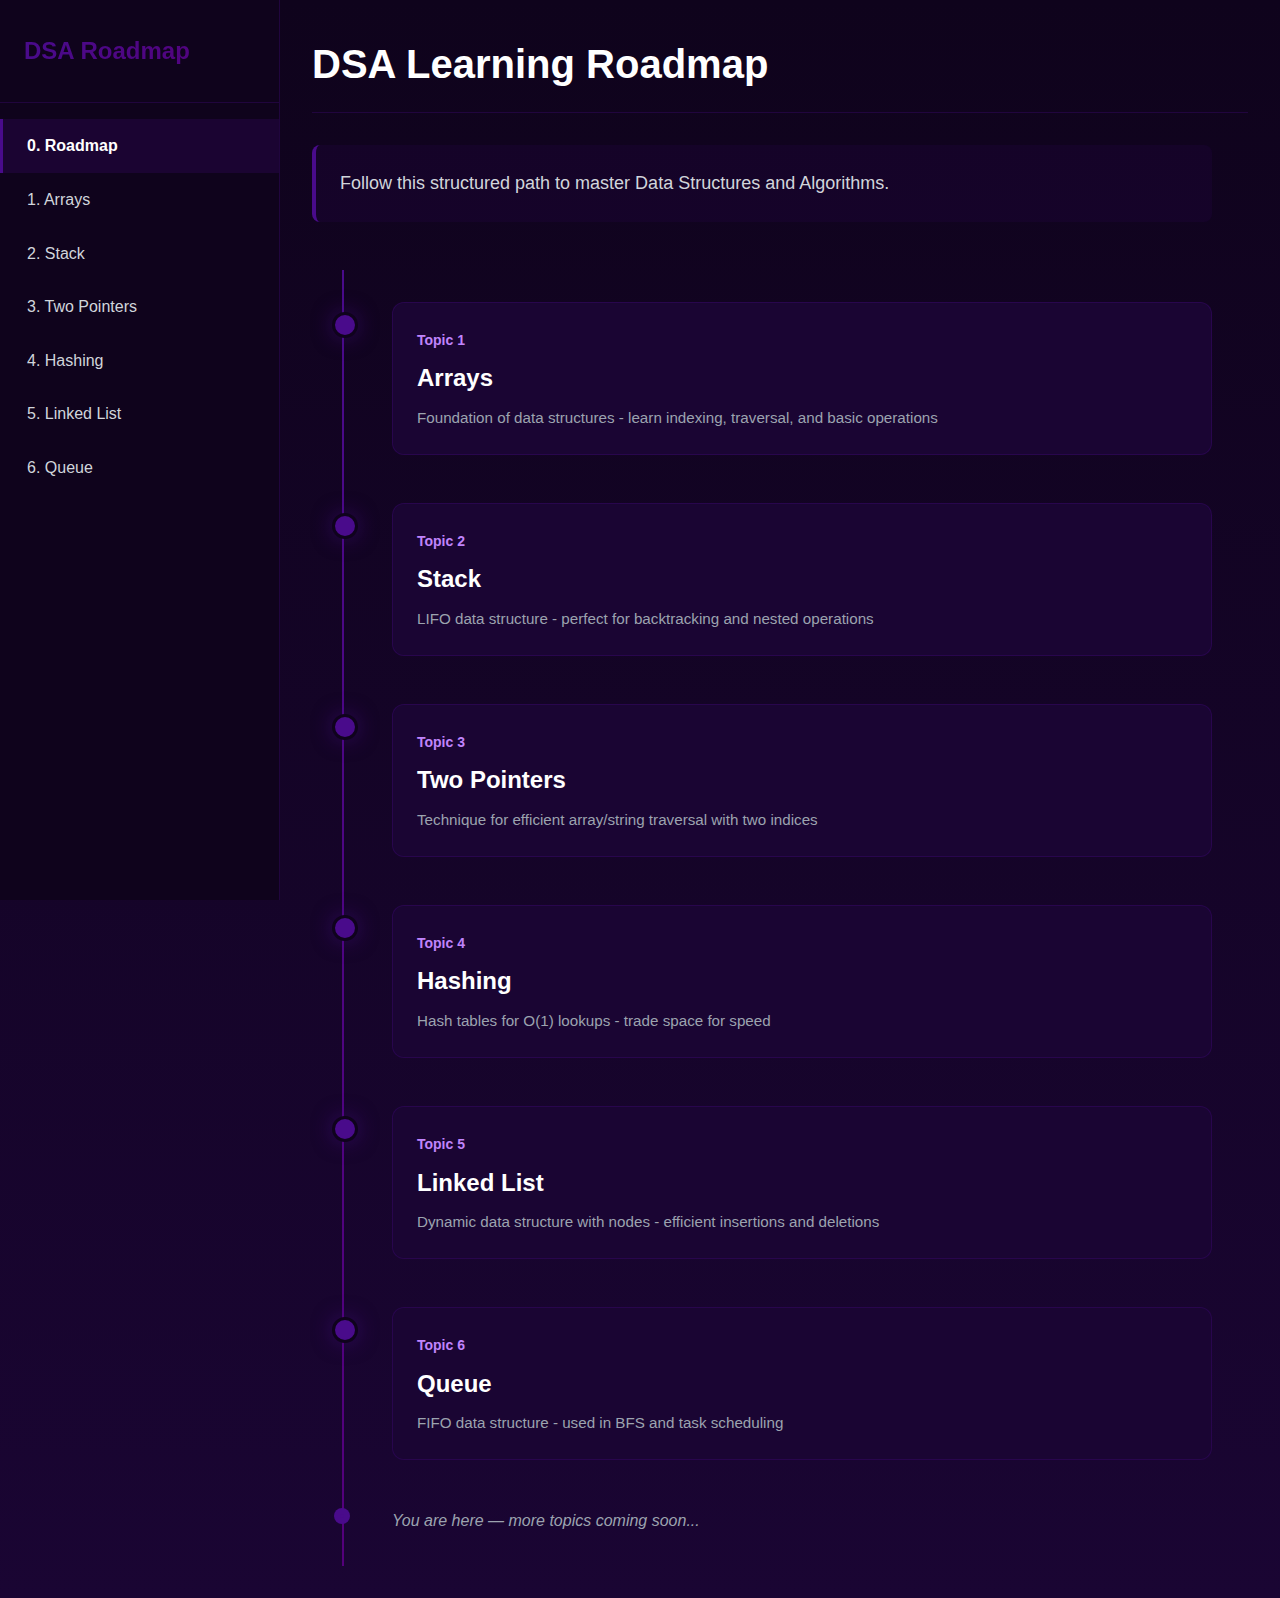
<file: dsa/index.html>
<!DOCTYPE html>
<html lang="en">
<head>
    <meta charset="UTF-8">
    <meta name="viewport" content="width=device-width, initial-scale=1.0">
    <title>DSA Learning Roadmap - Ankit</title>
    <link rel="stylesheet" href="style.css">
</head>
<body>
    <!-- Left Sidebar Navigation (Desktop Only) -->
    <nav class="sidebar" id="sidebar">
        <div class="sidebar-header">
            <h2>DSA Roadmap</h2>
        </div>
        <ul class="nav-list" id="navList">
            <!-- Navigation items will be generated by JavaScript -->
        </ul>
    </nav>

    <!-- Main Content Area -->
    <main class="main-content" id="mainContent">
        <!-- Header -->
        <header class="content-header">
            <h1 id="contentTitle">DSA Learning Roadmap</h1>
        </header>

        <!-- Content Section -->
        <section class="content-section" id="contentSection">
            <!-- Roadmap View (Default) -->
            <div class="roadmap-view" id="roadmapView">
                <div class="roadmap-intro">
                    <p>Follow this structured path to master Data Structures and Algorithms.</p>
                </div>
                
                <!-- Roadmap Container -->
                <div class="roadmap-container" id="roadmapContainer">
                    <!-- Roadmap items will be generated by JavaScript -->
                </div>
            </div>

            <!-- Topic Documentation View (Hidden by default) -->
            <div class="topic-view" id="topicView" style="display: none;">
                <div class="topic-content" id="topicContent">
                    <!-- Topic documentation will be loaded here -->
                </div>
            </div>
        </section>

        <!-- Mobile Navigation (Shows after content on mobile) -->
        <nav class="mobile-nav" id="mobileNav">
            <h3>Navigation</h3>
            <ul class="mobile-nav-list" id="mobileNavList">
                <!-- Same items as sidebar, generated by JavaScript -->
            </ul>
        </nav>
    </main>

    <script src="script.js"></script>
</body>
</html>
</file>
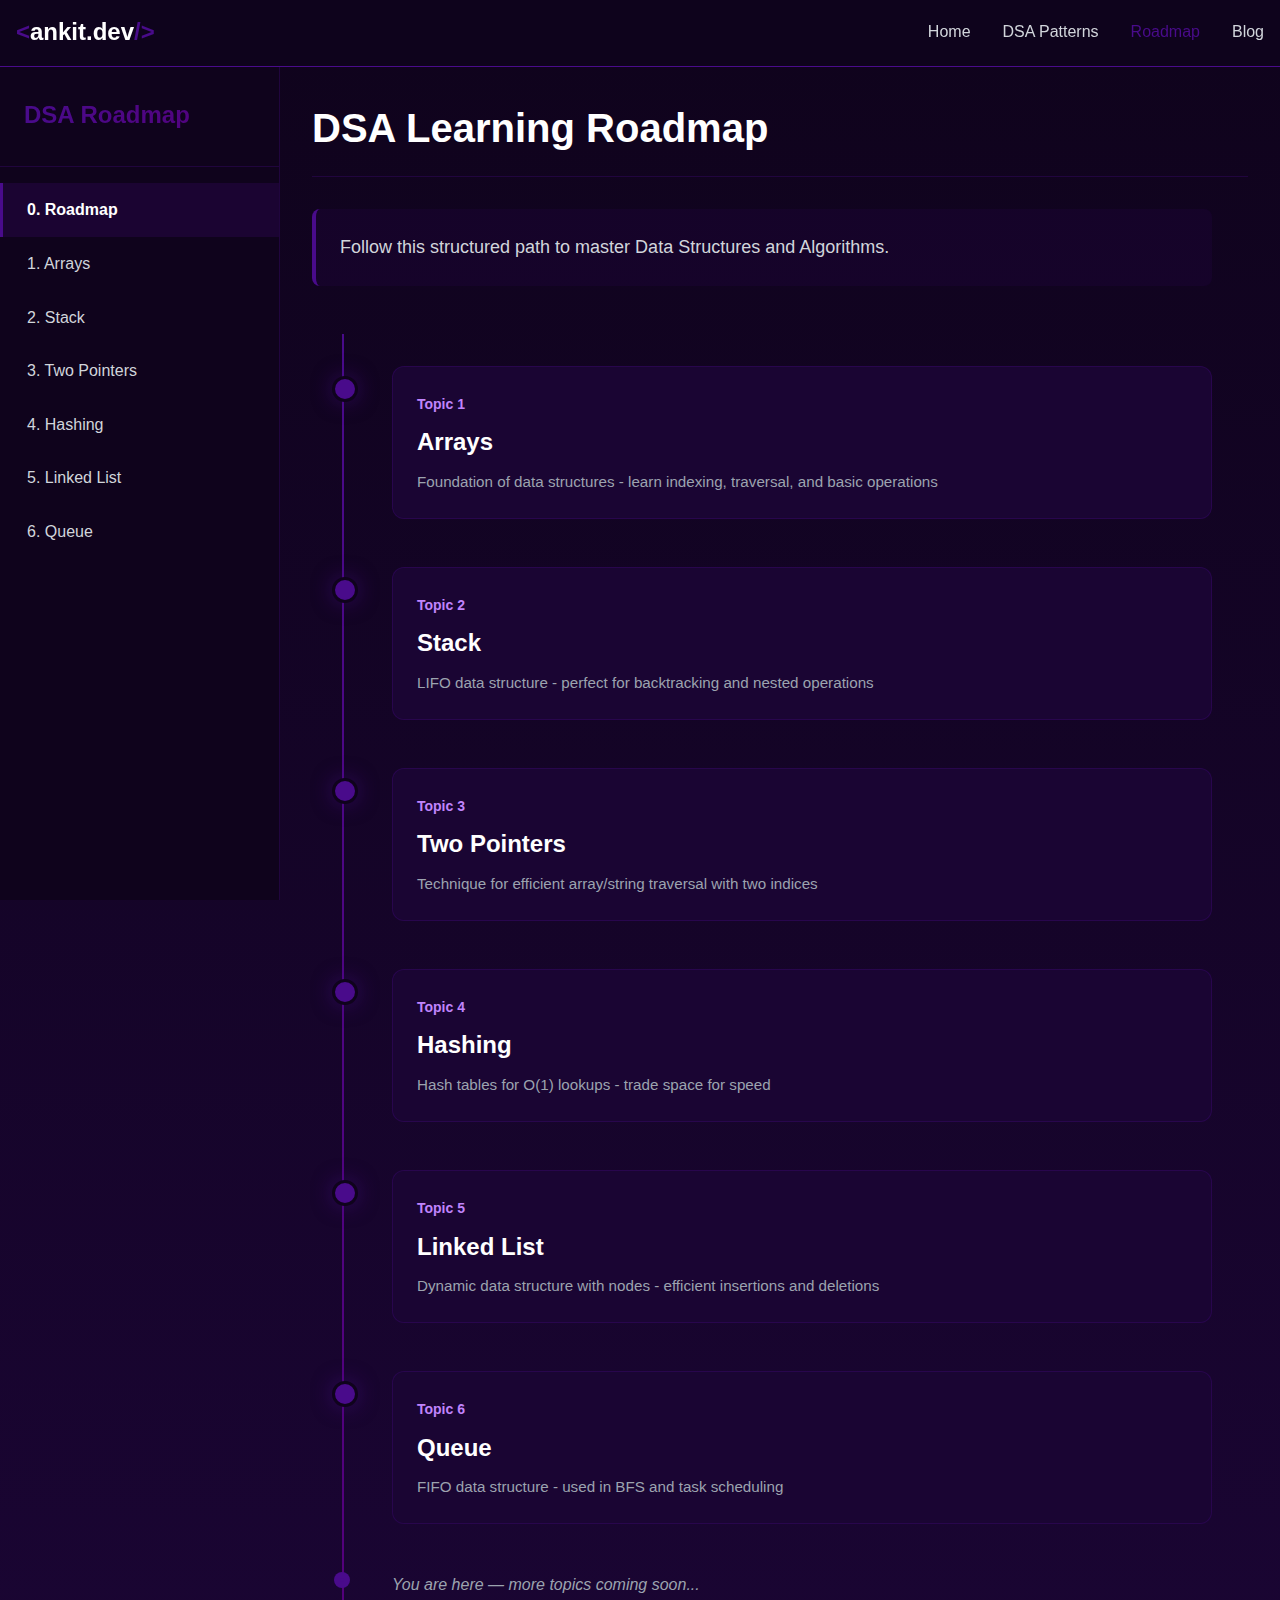
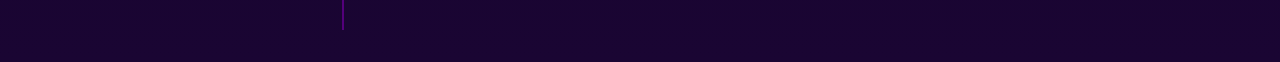
<file: dsa-roadmap.html>
<!DOCTYPE html>
<html lang="en">
<head>
    <meta charset="UTF-8">
    <meta name="viewport" content="width=device-width, initial-scale=1.0">
    <title>DSA Learning Roadmap - Ankit</title>
    <link rel="stylesheet" href="css/style.css">
    <link rel="stylesheet" href="css/learn-dsa.css">
    <!-- Optional: add `css/dsa.css` if you want the DSA pattern page styles too -->
</head>
<body>
    <!-- Top Navbar -->
    <nav class="site-nav">
        <div class="nav-container">
            <a href="index.html" class="logo">
                <span class="logo-bracket">&lt;</span>ankit.dev<span class="logo-bracket">/&gt;</span>
            </a>
            <div class="nav-links">
                <a href="index.html">Home</a>
                <a href="dsa.html">DSA Patterns</a>
                <a href="dsa-roadmap.html" class="active">Roadmap</a>
                <a href="blog/blog.html">Blog</a>
            </div>
            <button class="menu-btn" id="menuBtn">☰</button>
        </div>
        <div class="mobile-menu" id="mobileMenu">
            <a href="index.html">Home</a>
            <a href="dsa.html">DSA Patterns</a>
            <a href="dsa-roadmap.html" class="active">Roadmap</a>
            <a href="blog/blog.html">Blog</a>
        </div>
    </nav>
    <!-- Left Sidebar Navigation (Desktop Only) -->
    <nav class="sidebar" id="sidebar">
        <div class="sidebar-header">
            <h2>DSA Roadmap</h2>
        </div>
        <ul class="nav-list" id="navList">
            <!-- Navigation items will be generated by JavaScript -->
        </ul>
    </nav>

    <!-- Main Content Area -->
    <main class="main-content" id="mainContent">
        <!-- Header -->
        <header class="content-header">
            <h1 id="contentTitle">DSA Learning Roadmap</h1>
        </header>

        <!-- Content Section -->
        <section class="content-section" id="contentSection">
            <!-- Roadmap View (Default) -->
            <div class="roadmap-view" id="roadmapView">
                <div class="roadmap-intro">
                    <p>Follow this structured path to master Data Structures and Algorithms.</p>
                </div>
                
                <!-- Roadmap Container -->
                <div class="roadmap-container" id="roadmapContainer">
                    <!-- Roadmap items will be generated by JavaScript -->
                </div>
            </div>

            <!-- Topic Documentation View (Hidden by default) -->
            <div class="topic-view" id="topicView" style="display: none;">
                <div class="topic-content" id="topicContent">
                    <!-- Topic documentation will be loaded here -->
                </div>
            </div>
        </section>

        <!-- Mobile Navigation (Shows after content on mobile) -->
        <nav class="mobile-nav" id="mobileNav">
            <h3>Navigation</h3>
            <ul class="mobile-nav-list" id="mobileNavList">
                <!-- Same items as sidebar, generated by JavaScript -->
            </ul>
        </nav>
    </main>

    <script src="script/learn-dsa.js"></script>
    <script src="script/nav.js"></script>
</body>
</html>
</file>
<file: dsa/style.css>
/* ==========================================
   GLOBAL STYLES
   ========================================== */

* {
    margin: 0;
    padding: 0;
    box-sizing: border-box;
}

:root {
    /* Color Palette */
    --primary-color: #490b8b;
    --secondary-color: #54007b;
    --background-dark: #0f031c;
    --background-light: #1a0533;
    --text-primary: #ffffff;
    --text-secondary: #d1d5db;
    --text-muted: #9ca3af;
    --border-color: rgba(73, 11, 139, 0.3);
    --accent-color: #c084fc;
    
    /* Spacing */
    --sidebar-width: 280px;
    --header-height: 80px;
}

body {
    font-family: -apple-system, BlinkMacSystemFont, 'Segoe UI', Roboto, 'Helvetica Neue', Arial, sans-serif;
    background: linear-gradient(to bottom, var(--background-dark), var(--background-light));
    color: var(--text-primary);
    line-height: 1.6;
    min-height: 100vh;
}

/* ==========================================
   SIDEBAR NAVIGATION (DESKTOP)
   ========================================== */

.sidebar {
    position: fixed;
    left: 0;
    top: 0;
    width: var(--sidebar-width);
    height: 100vh;
    background: var(--background-dark);
    border-right: 1px solid var(--border-color);
    overflow-y: auto;
    z-index: 100;
}

.sidebar-header {
    padding: 2rem 1.5rem;
    border-bottom: 1px solid var(--border-color);
}

.sidebar-header h2 {
    font-size: 1.5rem;
    background: linear-gradient(to right, var(--primary-color), var(--secondary-color));
    -webkit-background-clip: text;
    -webkit-text-fill-color: transparent;
    background-clip: text;
}

.nav-list {
    list-style: none;
    padding: 1rem 0;
}

.nav-list li {
    margin: 0;
}

.nav-list a {
    display: block;
    padding: 0.875rem 1.5rem;
    color: var(--text-secondary);
    text-decoration: none;
    transition: all 0.3s ease;
    border-left: 3px solid transparent;
}

.nav-list a:hover {
    color: var(--text-primary);
    background: rgba(73, 11, 139, 0.1);
    border-left-color: var(--primary-color);
}

.nav-list a.active {
    color: var(--text-primary);
    background: rgba(73, 11, 139, 0.2);
    border-left-color: var(--primary-color);
    font-weight: 600;
}

/* ==========================================
   MAIN CONTENT AREA
   ========================================== */

.main-content {
    margin-left: var(--sidebar-width);
    min-height: 100vh;
    padding: 2rem;
}

.content-header {
    margin-bottom: 2rem;
    padding-bottom: 1rem;
    border-bottom: 1px solid var(--border-color);
}

.content-header h1 {
    font-size: 2.5rem;
    color: var(--text-primary);
}

.content-section {
    max-width: 900px;
}

/* ==========================================
   ROADMAP VIEW
   ========================================== */

.roadmap-intro {
    margin-bottom: 3rem;
    padding: 1.5rem;
    background: rgba(73, 11, 139, 0.1);
    border-left: 4px solid var(--primary-color);
    border-radius: 0.5rem;
}

.roadmap-intro p {
    font-size: 1.125rem;
    color: var(--text-secondary);
}

.roadmap-container {
    position: relative;
    padding: 2rem 0;
}

/* Vertical connecting line */
.roadmap-container::before {
    content: '';
    position: absolute;
    left: 30px;
    top: 0;
    bottom: 0;
    width: 2px;
    background: linear-gradient(to bottom, var(--primary-color), var(--secondary-color));
}

.roadmap-item {
    position: relative;
    padding-left: 80px;
    margin-bottom: 3rem;
    cursor: pointer;
    transition: transform 0.3s ease;
}

.roadmap-item:hover {
    transform: translateX(5px);
}


/* Circle node on the line */
.roadmap-item::before {
    content: '';
    position: absolute;
    left: 20px;
    top: 10px;
    width: 20px;
    height: 20px;
    background: var(--primary-color);
    border: 3px solid var(--background-dark);
    border-radius: 50%;
    box-shadow: 0 0 20px rgba(73, 11, 139, 0.5);
    z-index: 2;
}

.roadmap-item-content {
    background: var(--background-light);
    padding: 1.5rem;
    border-radius: 0.75rem;
    border: 1px solid var(--border-color);
    transition: all 0.3s ease;
}

.roadmap-item:hover .roadmap-item-content {
    border-color: var(--primary-color);
    box-shadow: 0 10px 40px rgba(73, 11, 139, 0.3);
}

.roadmap-item-number {
    display: inline-block;
    font-size: 0.875rem;
    color: var(--accent-color);
    font-weight: 600;
    margin-bottom: 0.5rem;
}

.roadmap-item-title {
    font-size: 1.5rem;
    color: var(--text-primary);
    margin-bottom: 0.5rem;
}

.roadmap-item-description {
    color: var(--text-muted);
    font-size: 0.95rem;
}

/* End pointer (pulsing animation) */
.roadmap-end {
    position: relative;
    padding-left: 80px;
    margin-top: 2rem;
}

.roadmap-pointer {
    position: absolute;
    left: 22px;
    top: 0;
    width: 16px;
    height: 16px;
    background: var(--primary-color);
    border-radius: 50%;
    animation: pulse 2s ease-in-out infinite;
}

.roadmap-pointer::before,
.roadmap-pointer::after {
    content: '';
    position: absolute;
    top: 50%;
    left: 50%;
    transform: translate(-50%, -50%);
    border-radius: 50%;
    border: 2px solid var(--primary-color);
    animation: ripple 2s ease-out infinite;
}

.roadmap-pointer::after {
    animation-delay: 0.5s;
}

@keyframes pulse {
    0%, 100% {
        transform: scale(1);
        opacity: 1;
    }
    50% {
        transform: scale(1.2);
        opacity: 0.8;
    }
}

@keyframes ripple {
    0% {
        width: 16px;
        height: 16px;
        opacity: 1;
    }
    100% {
        width: 60px;
        height: 60px;
        opacity: 0;
    }
}

.roadmap-end-text {
    color: var(--text-muted);
    font-style: italic;
}

/* ==========================================
   TOPIC DOCUMENTATION VIEW
   ========================================== */

.topic-content {
    padding: 2rem;
    background: var(--background-light);
    border-radius: 1rem;
    border: 1px solid var(--border-color);
}

.topic-content h2 {
    color: var(--primary-color);
    margin: 2rem 0 1rem;
    font-size: 1.75rem;
}

.topic-content h3 {
    color: var(--text-primary);
    margin: 1.5rem 0 0.75rem;
    font-size: 1.25rem;
}

.topic-content p {
    color: var(--text-secondary);
    margin-bottom: 1rem;
    line-height: 1.8;
}

.topic-content ul {
    margin: 1rem 0 1rem 2rem;
    color: var(--text-secondary);
}

.topic-content li {
    margin-bottom: 0.5rem;
}

.topic-content code {
    background: var(--background-dark);
    padding: 0.25rem 0.5rem;
    border-radius: 0.25rem;
    font-family: 'Courier New', monospace;
    color: var(--accent-color);
}

.topic-content pre {
    background: var(--background-dark);
    padding: 1.5rem;
    border-radius: 0.5rem;
    overflow-x: auto;
    margin: 1.5rem 0;
    border: 1px solid var(--border-color);
}

.topic-content pre code {
    background: none;
    padding: 0;
    color: var(--text-secondary);
}

/* ==========================================
   MOBILE NAVIGATION (HIDDEN ON DESKTOP)
   ========================================== */

.mobile-nav {
    display: none;
    margin-top: 4rem;
    padding: 2rem;
    background: var(--background-light);
    border-radius: 1rem;
    border: 1px solid var(--border-color);
}

.mobile-nav h3 {
    color: var(--primary-color);
    margin-bottom: 1rem;
}

.mobile-nav-list {
    list-style: none;
}

.mobile-nav-list li {
    margin-bottom: 0.5rem;
}

.mobile-nav-list a {
    display: block;
    padding: 0.75rem 1rem;
    color: var(--text-secondary);
    text-decoration: none;
    background: var(--background-dark);
    border-radius: 0.5rem;
    border: 1px solid var(--border-color);
    transition: all 0.3s ease;
}

.mobile-nav-list a:hover,
.mobile-nav-list a.active {
    color: var(--text-primary);
    border-color: var(--primary-color);
    background: rgba(73, 11, 139, 0.2);
}

/* ==========================================
   RESPONSIVE DESIGN (MOBILE)
   ========================================== */

@media (max-width: 768px) {
    /* Hide desktop sidebar */
    .sidebar {
        display: none;
    }

    /* Remove left margin from main content */
    .main-content {
        margin-left: 0;
        padding: 1.5rem;
    }

    /* Show mobile navigation after content */
    .mobile-nav {
        display: block;
    }

    /* Adjust header */
    .content-header h1 {
        font-size: 2rem;
    }

    /* Adjust roadmap for mobile */
    .roadmap-container::before {
        left: 20px;
    }

    .roadmap-item {
        padding-left: 60px;
    }

    .roadmap-item::before {
        left: 10px;
        width: 16px;
        height: 16px;
    }

    .roadmap-item-title {
        font-size: 1.25rem;
    }

    .roadmap-end {
        padding-left: 60px;
    }

    .roadmap-pointer {
        left: 12px;
    }
}

/* ==========================================
   SCROLLBAR STYLING
   ========================================== */

.sidebar::-webkit-scrollbar {
    width: 8px;
}

.sidebar::-webkit-scrollbar-track {
    background: var(--background-dark);
}

.sidebar::-webkit-scrollbar-thumb {
    background: var(--primary-color);
    border-radius: 4px;
}

.sidebar::-webkit-scrollbar-thumb:hover {
    background: var(--secondary-color);
}
</file>
<file: css/style.css>
* {
  margin: 0;
  padding: 0;
  box-sizing: border-box;
}

body {
  font-family: -apple-system, BlinkMacSystemFont, "Segoe UI", Roboto, Oxygen,
    Ubuntu, Cantarell, sans-serif;
  background-color: #0f031c;
  color: #fff;
  overflow-x: hidden;
}

/* Scrollbar hide */
.scrollbar-hide::-webkit-scrollbar {
  display: none;
}
.scrollbar-hide {
  -ms-overflow-style: none;
  scrollbar-width: none;
}

/* Navigation */
.site-nav {
  position: fixed;
  top: 0;
  width: 100%;
  background: rgba(15, 3, 28, 0.95);
  backdrop-filter: blur(10px);
  z-index: 1000;
  border-bottom: 1px solid #490b8b;
}

.nav-container {
  max-width: 1280px;
  margin: 0 auto;
  padding: 0 1rem;
  display: flex;
  justify-content: space-between;
  align-items: center;
  height: 64px;
}

.logo {
  font-size: 1.5rem;
  font-weight: bold;
  color: #fff;
  text-decoration: none;
  display: inline-flex;
  align-items: center;
}

.logo-bracket {
  color: #490b8b;
}

.nav-links {
  display: none;
  gap: 2rem;
}

.nav-links a {
  color: #d1d5db;
  text-decoration: none;
  text-transform: capitalize;
  transition: color 0.3s;
}

.nav-links a:hover,
.nav-links a.active {
  color: #490b8b;
}

.menu-btn {
  background: none;
  border: none;
  color: white;
  font-size: 1.5rem;
  cursor: pointer;
  display: block;
}

.mobile-menu {
  display: none;
  background: #0f031c;
  border-top: 1px solid #490b8b;
  padding: 1rem;
}

.mobile-menu.active {
  display: block;
}

.mobile-menu a {
  display: block;
  padding: 0.75rem 1rem;
  color: #d1d5db;
  text-decoration: none;
  text-transform: capitalize;
  border-radius: 0.5rem;
  margin-bottom: 0.5rem;
  transition: background 0.3s;
}

.mobile-menu a:hover,
.mobile-menu a.active {
  background: #490b8b;
  color: white;
}

/* Mobile Menu Animation */
.mobile-menu {
  /* Remove 'display: none' so we can animate it */
  display: block;
  
  /* Initial State (Closed) */
  max-height: 0;
  opacity: 0;
  overflow: hidden; /* Ensures content doesn't spill out when closing */
  
  /* Retain your style */
  background: #0f031c;
  border-bottom: 1px solid rgba(73, 11, 139, 0.3);
  
  /* Animate height, opacity, and padding smoothly */
  transition: all 1s cubic-bezier(0.4, 0, 0.2, 1);
  
  /* Remove vertical padding when closed so it collapses fully */
  padding: 0 1rem; 
}

.mobile-menu.active {
  /* Final State (Open) */
  max-height: 400px; /* A safe height that fits all your links */
  opacity: 1;
  padding: 1rem; /* Re-add padding when open */
  border-bottom-color: #490b8b;
}

/* Ensure links inside don't interfere when hidden */
.mobile-menu a {
  transform: translateY(-10px);
  opacity: 0;
  transition: all 0.7s ease;
}

/* Stagger animation for links when menu opens */
.mobile-menu.active a {
  transform: translateY(0);
  opacity: 1;
}

/* Add delays for each link so they cascade in */
.mobile-menu.active a:nth-child(1) { transition-delay: 0.2s; }
.mobile-menu.active a:nth-child(2) { transition-delay: 0.4s; }
.mobile-menu.active a:nth-child(3) { transition-delay: 0.6s; }
.mobile-menu.active a:nth-child(4) { transition-delay: 0.8s; }
/* Hero Section with Animations */
.hero {
  min-height: 100vh;
  display: flex;
  align-items: center;
  justify-content: center;
  text-align: center;
  padding: 3rem 0.5rem;
  background: linear-gradient(to bottom, #0f031c, #1a0533, #0f031c);
}

.hero > div {
  opacity: 0;
  animation: fadeInUp 1s ease-out 0.3s forwards;
}

.hero h1 {
  font-size: 2.5rem;
  margin-bottom: 1.5rem;
  line-height: 1.2;
  opacity: 0;
  transform: translateY(30px);
  animation: fadeInUp 0.8s ease-out 0.5s forwards;
}

.gradient-text {
  background: linear-gradient(to right, #490b8b, #54007b);
  -webkit-background-clip: text;
  -webkit-text-fill-color: transparent;
  background-clip: text;
}

/* Hero CTA Card (uses existing .explore-card styling) */
.hero-card-wrapper {
  width: 100%;
  max-width: 880px;
  margin: 2rem auto 0;
}

.hero .hero-cta-card {
  text-align: left; /* override hero's center alignment */
}

.hero .hero-cta-card .explore-icon {
  width: 72px;
  height: 72px;
}

.hero .hero-cta-card .explore-title {
  font-size: 1.5rem;
}

.hero .hero-cta-card .explore-description {
  font-size: 1rem;
}

.hero p {
  font-size: 1.25rem;
  color: #d1d5db;
  margin-bottom: 1rem;
  opacity: 0;
  transform: translateY(20px);
}

.hero p:nth-of-type(1) {
  animation: fadeInUp 0.8s ease-out 0.8s forwards;
}

.hero p:nth-of-type(2) {
  animation: fadeInUp 0.8s ease-out 1s forwards;
}

.contact-btn {
  background: linear-gradient(to right, #490b8b, #54007b);
  color: white;
  padding: 1rem 2rem;
  border: none;
  border-radius: 9999px;
  font-size: 1.125rem;
  font-weight: 600;
  cursor: pointer;
  margin-top: 2rem;
  transition: all 0.3s;
  opacity: 0;
  transform: translateY(20px) scale(0.9);
  animation: fadeInScale 0.8s ease-out 1.3s forwards;
}

.contact-btn:hover {
  transform: scale(1.05);
  box-shadow: 0 0 30px rgba(73, 11, 139, 0.5);
}

/* Animation Keyframes */
@keyframes fadeInUp {
  to {
    opacity: 1;
    transform: translateY(0);
  }
}

@keyframes fadeInScale {
  to {
    opacity: 1;
    transform: translateY(0) scale(1);
  }
}

/* Responsive */
@media (min-width: 768px) {
  .hero h1 {
    font-size: 4rem;
  }
}

/* Skills Section */

/* Skills Section - Categorized Layout */
.skills-section {
  padding: 5rem 1rem;
  background: #0f031c;
  position: relative;
}

.skills-wrapper {
  max-width: 1000px; /* Controlled width for better readability */
  margin: 0 auto;
}

.skills-categorized-grid {
  display: grid;
  grid-template-columns: repeat(2, 1fr);
  gap: 2rem;
}

/* Card Styling */
.skill-category-card {
  background: rgba(26, 5, 51, 0.6);
  border: 1px solid rgba(73, 11, 139, 0.3);
  border-radius: 1rem;
  padding: 2rem;
  transition: all 0.4s ease;
  backdrop-filter: blur(10px);
  /* Initial state for animation */
  opacity: 0;
  transform: translateY(30px);
}

.skill-category-card:hover {
  border-color: #490b8b;
  transform: translateY(-5px);
  box-shadow: 0 10px 30px rgba(73, 11, 139, 0.2);
  background: rgba(26, 5, 51, 0.9);
}

.card-header {
  display: flex;
  align-items: center;
  gap: 1rem;
  margin-bottom: 1.5rem;
  border-bottom: 1px solid rgba(255, 255, 255, 0.1);
  padding-bottom: 1rem;
}

.card-header .icon {
  font-size: 1.5rem;
}

.card-header h3 {
  font-size: 1.25rem;
  color: #fff;
  font-weight: 600;
}

/* Tags Styling */
.skill-tags {
  display: flex;
  flex-wrap: wrap;
  gap: 0.75rem;
}

.skill-tag {
  background: rgba(73, 11, 139, 0.15);
  color: #d1d5db;
  padding: 0.5rem 1rem;
  border-radius: 9999px;
  font-size: 0.9rem;
  border: 1px solid rgba(73, 11, 139, 0.2);
  transition: all 0.3s;
}

.skill-tag:hover {
  background: #490b8b;
  color: #fff;
  border-color: #490b8b;
}

/* Specific Style for Strengths */
.skill-tag.strength {
  background: linear-gradient(to right, rgba(73, 11, 139, 0.2), rgba(84, 0, 123, 0.2));
  border-color: rgba(84, 0, 123, 0.4);
}

/* Responsive Design */
@media (max-width: 768px) {
  .skills-categorized-grid {
    grid-template-columns: 1fr;
    gap: 1.5rem;
  }
  
  .skill-category-card {
    padding: 1.5rem;
  }
}


/* Projects Carousel */
.projects-section .section-title {
  text-align: center;
  font-size: 2rem;
  margin-bottom: 3rem;
}
.section-title {
  text-align: center;
  font-size: 2rem;
  margin-bottom: 3rem;
}
.projects-section {
  padding: 3rem 1rem;
  background: linear-gradient(to bottom, #0f031c, #1a0533);
}

.carousel-container {
  max-width: 1280px;
  margin: 0 auto;
}

.projects-carousel {
  display: flex;
  gap: 1rem;
  overflow-x: auto;
  scroll-snap-type: x mandatory;
  padding: 1rem;
  margin-bottom: 2rem;
}

.project-card {
  flex-shrink: 0;
  width: 70vw;
  scroll-snap-align: center;
  background: #1a0533;
  border-radius: 0.75rem;
  border: 1px solid #490b8b;
  overflow: hidden;
  transition: all 0.3s;
  opacity: 0.6;
}

.project-card.center {
  transform: scale(1.05);
  opacity: 1;
}

.project-card img {
  width: 100%;
  height: 200px;
  object-fit: cover;
}

.project-card-content {
  padding: 1.5rem;
}

.project-card h3 {
  font-size: 1.25rem;
  margin-bottom: 0.75rem;
}

.project-card p {
  color: #9ca3af;
  margin-bottom: 1rem;
}

.read-more {
  color: #490b8b;
  font-weight: 600;
  text-decoration: none;
  display: inline-flex;
  align-items: center;
  gap: 0.25rem;
  transition: color 0.3s;
}

.read-more:hover {
  color: #54007b;
}

.carousel-indicators {
  display: flex;
  justify-content: center;
  gap: 0.5rem;
}

.indicator {
  width: 0.5rem;
  height: 0.5rem;
  border-radius: 9999px;
  background: #4b5563;
  border: none;
  cursor: pointer;
  transition: all 0.3s;
}

.indicator.active {
  width: 2rem;
  background: #490b8b;
}

/* Projects Grid for Desktop */
.projects-grid {
  display: none;
  max-width: 1280px;
  margin: 0 auto;
  grid-template-columns: repeat(3, 1fr);
  gap: 1.5rem;
}

.projects-grid .project-card {
  width: 100%;
  opacity: 1;
  cursor: pointer;
}

.projects-grid .project-card:hover {
  transform: scale(1.05);
  border-color: #54007b;
}

/* About Section */
.about-section {
  padding: 5rem 1rem;
  background: #0f031c;
}

.about-content {
  max-width: 896px;
  margin: 0 auto;
  text-align: center;
}

.about-content p {
  color: #d1d5db;
  font-size: 1.125rem;
  line-height: 1.75;
}

/* All Projects Page */
.projects-page {
  padding: 7rem 1rem 5rem;
  background: linear-gradient(to bottom, #0f031c, #1a0533);
  min-height: 100vh;
}

.projects-page-grid {
  max-width: 1280px;
  margin: 0 auto;
  display: grid;
  grid-template-columns: 1fr;
  gap: 1.5rem;
}

/* Contact Page */
.contact-page {
  padding: 7rem 1rem 5rem;
  background: linear-gradient(to bottom, #0f031c, #1a0533);
  min-height: 100vh;
}

.contact-container {
  max-width: 672px;
  margin: 0 auto;
}

.contact-box {
  background: #1a0533;
  border-radius: 0.75rem;
  border: 1px solid #490b8b;
  padding: 2rem;
}

.contact-box p {
  color: #d1d5db;
  text-align: center;
  margin-bottom: 2rem;
}

.contact-links {
  display: flex;
  flex-direction: column;
  gap: 1rem;
}

.contact-link {
  display: flex;
  align-items: center;
  justify-content: center;
  gap: 0.75rem;
  padding: 1rem 1.5rem;
  border-radius: 0.5rem;
  text-decoration: none;
  color: white;
  font-weight: 500;
  transition: all 0.3s;
}

.contact-link.primary {
  background: linear-gradient(to right, #490b8b, #54007b);
}

.contact-link.primary:hover {
  box-shadow: 0 0 30px rgba(73, 11, 139, 0.5);
}

.contact-link.secondary {
  background: #0f031c;
  border: 1px solid #490b8b;
}

.contact-link.secondary:hover {
  border-color: #54007b;
}

/* Footer */
footer {
  background: #0f031c;
  border-top: 1px solid #490b8b;
  padding: 1.5rem 1rem;
  text-align: center;
}

footer p {
  color: #9ca3af;
}

footer .highlight {
  color: #490b8b;
  font-weight: 600;
}

.hidden {
  display: none;
}

/* Media Queries */
@media (min-width: 768px) {
  .nav-links {
    display: flex;
  }

  .menu-btn {
    display: none;
  }

  .hero h1 {
    font-size: 4rem;
  }

  .section-title {
    font-size: 2.5rem;
  }

  .skills-grid {
    grid-template-columns: repeat(3, 1fr);
  }

  .projects-carousel {
    display: none;
  }

  .carousel-indicators {
    display: none;
  }

  .projects-grid {
    display: grid;
  }

  .projects-page-grid {
    grid-template-columns: repeat(2, 1fr);
  }
}

@media (min-width: 1024px) {
  .skills-grid {
    grid-template-columns: repeat(4, 1fr);
  }

  .projects-page-grid {
    grid-template-columns: repeat(3, 1fr);
  }
}


/* --- Animation Initial States --- */

/* 1. Featured Projects Grid (Desktop) & Carousel (Mobile) */
.projects-section .project-card {
  opacity: 0;
  transform: translateY(60px); /* Start 60px lower */
  transition: all 3s cubic-bezier(0.22, 1, 0.36, 1); /* Smooth "ease-out" */
}

/* 2. About Section Elements */
.about-section .section-title {
  opacity: 0;
  transform: translateY(-40px); /* Title starts slightly above */
  transition: all 0.8s ease-out;
}

.about-section .about-content p {
  opacity: 0;
  transform: translateY(30px); /* Text starts slightly below */
  transition: all 0.8s ease-out;
}


/* featured projects hidden  */

#featured-projects {
  display: none;
}



/* for Explore projects navigation section */

/* Explore Projects Section */
.explore-section {
    padding: 5rem 1rem;
    background: linear-gradient(to bottom, #0f031c, #1a0533);
}

.explore-container {
    max-width: 1200px;
    margin: 0 auto;
    display: grid;
    grid-template-columns: 1fr;
    gap: 2rem;
}

.explore-card {
    background: linear-gradient(135deg, #1a0533, #0f031c);
    border: 1px solid #490b8b;
    border-radius: 1.5rem;
    padding: 2.5rem;
    position: relative;
    overflow: hidden;
    transition: all 0.4s cubic-bezier(0.4, 0, 0.2, 1);
    cursor: pointer;
}

.explore-card::before {
    content: '';
    position: absolute;
    top: 0;
    left: 0;
    right: 0;
    height: 4px;
    background: linear-gradient(to right, #490b8b, #54007b);
    transform: scaleX(0);
    transform-origin: left;
    transition: transform 0.4s ease;
}

.explore-card:hover {
    transform: translateY(-8px);
    border-color: #54007b;
    box-shadow: 0 20px 60px rgba(73, 11, 139, 0.3);
}

.explore-card:hover::before {
    transform: scaleX(1);
}

.explore-icon {
    width: 80px;
    height: 80px;
    background: linear-gradient(135deg, rgba(73, 11, 139, 0.2), rgba(84, 0, 123, 0.2));
    border: 2px solid #490b8b;
    border-radius: 1rem;
    display: flex;
    align-items: center;
    justify-content: center;
    margin-bottom: 1.5rem;
    color: #490b8b;
    transition: all 0.3s ease;
}

.explore-card:hover .explore-icon {
    background: linear-gradient(135deg, #490b8b, #54007b);
    color: white;
    transform: scale(1.1) rotate(5deg);
}

.explore-title {
    font-size: 1.75rem;
    margin-bottom: 1rem;
    color: white;
    font-weight: 700;
}

.explore-description {
    color: #d1d5db;
    line-height: 1.7;
    margin-bottom: 1.5rem;
    font-size: 1.05rem;
}

.explore-tags {
    display: flex;
    flex-wrap: wrap;
    gap: 0.75rem;
    margin-bottom: 2rem;
}

.tag {
    background: rgba(73, 11, 139, 0.2);
    border: 1px solid rgba(73, 11, 139, 0.4);
    color: #c084fc;
    padding: 0.4rem 1rem;
    border-radius: 9999px;
    font-size: 0.875rem;
    font-weight: 500;
    transition: all 0.3s ease;
}

.explore-card:hover .tag {
    background: rgba(73, 11, 139, 0.3);
    border-color: #490b8b;
}

.explore-btn {
    display: inline-flex;
    align-items: center;
    gap: 0.5rem;
    background: linear-gradient(to right, #490b8b, #54007b);
    color: white;
    padding: 0.875rem 1.75rem;
    border-radius: 0.75rem;
    text-decoration: none;
    font-weight: 600;
    font-size: 1rem;
    transition: all 0.3s ease;
    border: 2px solid transparent;
}

.explore-btn:hover {
    transform: translateX(4px);
    box-shadow: 0 10px 30px rgba(73, 11, 139, 0.4);
}

.explore-btn svg {
    transition: transform 0.3s ease;
}

.explore-btn:hover svg {
    transform: translateX(4px);
}

/* Card specific styles */
.dsa-card {
    background: linear-gradient(135deg, #1a0533, #0f031c);
}

.data-card {
    background: linear-gradient(135deg, #0f031c, #1a0533);
}

/* Responsive Design */
@media (min-width: 768px) {
    .explore-container {
        grid-template-columns: repeat(2, 1fr);
        gap: 2.5rem;
    }
}

@media (max-width: 767px) {
    .explore-card {
        padding: 2rem;
    }

    .explore-title {
        font-size: 1.5rem;
    }

    .explore-description {
        font-size: 1rem;
    }

    .explore-icon {
        width: 70px;
        height: 70px;
    }

    .explore-icon svg {
        width: 40px;
        height: 40px;
    }
}
</file>
<file: css/learn-dsa.css>
/* ==========================================
   GLOBAL STYLES
   ========================================== */

* {
    margin: 0;
    padding: 0;
    box-sizing: border-box;
}

:root {
    /* Color Palette */
    --primary-color: #490b8b;
    --secondary-color: #54007b;
    --background-dark: #0f031c;
    --background-light: #1a0533;
    --text-primary: #ffffff;
    --text-secondary: #d1d5db;
    --text-muted: #9ca3af;
    --border-color: rgba(73, 11, 139, 0.3);
    --accent-color: #c084fc;
    
    /* Spacing */
    --sidebar-width: 280px;
    --header-height: 80px;
}

:root {
    /* Color Palette */
    --primary-color: #490b8b;
    --secondary-color: #54007b;
    --background-dark: #0f031c;
    --background-light: #1a0533;
    --text-primary: #ffffff;
    --text-secondary: #d1d5db;
    --text-muted: #9ca3af;
    --border-color: rgba(73, 11, 139, 0.3);
    --accent-color: #c084fc;
    
    /* Spacing */
    --sidebar-width: 280px;
    --header-height: 80px;
}

body {
    font-family: -apple-system, BlinkMacSystemFont, 'Segoe UI', Roboto, 'Helvetica Neue', Arial, sans-serif;
    background: linear-gradient(to bottom, var(--background-dark), var(--background-light));
    color: var(--text-primary);
    line-height: 1.6;
    min-height: 100vh;
}

/* ==========================================
   SIDEBAR NAVIGATION (DESKTOP)
   ========================================== */

.sidebar {
    position: fixed;
    left: 0;
    top: 64px;
    width: var(--sidebar-width);
    height: calc(100vh - 64px);
    background: var(--background-dark);
    border-right: 1px solid var(--border-color);
    overflow-y: auto;
    z-index: 100;
}

.sidebar-header {
    padding: 2rem 1.5rem;
    border-bottom: 1px solid var(--border-color);
}

.sidebar-header h2 {
    font-size: 1.5rem;
    background: linear-gradient(to right, var(--primary-color), var(--secondary-color));
    -webkit-background-clip: text;
    -webkit-text-fill-color: transparent;
    background-clip: text;
}

.nav-list {
    list-style: none;
    padding: 1rem 0;
}

.nav-list li {
    margin: 0;
}

.nav-list a {
    display: block;
    padding: 0.875rem 1.5rem;
    color: var(--text-secondary);
    text-decoration: none;
    transition: all 0.3s ease;
    border-left: 3px solid transparent;
}

.nav-list a:hover {
    color: var(--text-primary);
    background: rgba(73, 11, 139, 0.1);
    border-left-color: var(--primary-color);
}

.nav-list a.active {
    color: var(--text-primary);
    background: rgba(73, 11, 139, 0.2);
    border-left-color: var(--primary-color);
    font-weight: 600;
}

/* ==========================================
   MAIN CONTENT AREA
   ========================================== */

.main-content {
    margin-left: var(--sidebar-width);
    min-height: 100vh;
    padding: calc(64px + 2rem) 2rem 2rem;
}

.content-header {
    margin-bottom: 2rem;
    padding-bottom: 1rem;
    border-bottom: 1px solid var(--border-color);
}

.content-header h1 {
    font-size: 2.5rem;
    color: var(--text-primary);
}

.content-section {
    max-width: 900px;
}

/* ==========================================
   ROADMAP VIEW
   ========================================== */

.roadmap-intro {
    margin-bottom: 3rem;
    padding: 1.5rem;
    background: rgba(73, 11, 139, 0.1);
    border-left: 4px solid var(--primary-color);
    border-radius: 0.5rem;
}

.roadmap-intro p {
    font-size: 1.125rem;
    color: var(--text-secondary);
}

.roadmap-container {
    position: relative;
    padding: 2rem 0;
}

/* Vertical connecting line */
.roadmap-container::before {
    content: '';
    position: absolute;
    left: 30px;
    top: 0;
    bottom: 0;
    width: 2px;
    background: linear-gradient(to bottom, var(--primary-color), var(--secondary-color));
}

.roadmap-item {
    position: relative;
    padding-left: 80px;
    margin-bottom: 3rem;
    cursor: pointer;
}


/* Circle node on the line */
.roadmap-item::before {
    content: '';
    position: absolute;
    left: 20px;
    top: 10px;
    width: 20px;
    height: 20px;
    background: var(--primary-color);
    border: 3px solid var(--background-dark);
    border-radius: 50%;
    box-shadow: 0 0 20px rgba(73, 11, 139, 0.5);
    z-index: 2;
}

.roadmap-item-content {
    background: var(--background-light);
    padding: 1.5rem;
    border-radius: 0.75rem;
    border: 1px solid var(--border-color);
    transition: all 0.3s ease;
}

.roadmap-item:hover .roadmap-item-content {
    border-color: var(--primary-color);
    box-shadow: 0 10px 40px rgba(73, 11, 139, 0.3);
    transform: translateX(5px);
}

.roadmap-item-number {
    display: inline-block;
    font-size: 0.875rem;
    color: var(--accent-color);
    font-weight: 600;
    margin-bottom: 0.5rem;
}

.roadmap-item-title {
    font-size: 1.5rem;
    color: var(--text-primary);
    margin-bottom: 0.5rem;
}

.roadmap-item-description {
    color: var(--text-muted);
    font-size: 0.95rem;
}

/* End pointer (pulsing animation) */
.roadmap-end {
    position: relative;
    padding-left: 80px;
    margin-top: 2rem;
}

.roadmap-pointer {
    position: absolute;
    left: 22px;
    top: 0;
    width: 16px;
    height: 16px;
    background: var(--primary-color);
    border-radius: 50%;
    animation: pulse 2s ease-in-out infinite;
}

.roadmap-pointer::before,
.roadmap-pointer::after {
    content: '';
    position: absolute;
    top: 50%;
    left: 50%;
    transform: translate(-50%, -50%);
    border-radius: 50%;
    border: 2px solid var(--primary-color);
    animation: ripple 2s ease-out infinite;
}

.roadmap-pointer::after {
    animation-delay: 0.5s;
}

@keyframes pulse {
    0%, 100% {
        transform: scale(1);
        opacity: 1;
    }
    50% {
        transform: scale(1.2);
        opacity: 0.8;
    }
}

@keyframes ripple {
    0% {
        width: 16px;
        height: 16px;
        opacity: 1;
    }
    100% {
        width: 60px;
        height: 60px;
        opacity: 0;
    }
}

.roadmap-end-text {
    color: var(--text-muted);
    font-style: italic;
}

/* ==========================================
   TOPIC DOCUMENTATION VIEW
   ========================================== */

.topic-content {
    padding: 2rem;
    background: var(--background-light);
    border-radius: 1rem;
    border: 1px solid var(--border-color);
}

.topic-content h2 {
    color: var(--primary-color);
    margin: 2rem 0 1rem;
    font-size: 1.75rem;
}

.topic-content h3 {
    color: var(--text-primary);
    margin: 1.5rem 0 0.75rem;
    font-size: 1.25rem;
}

.topic-content p {
    color: var(--text-secondary);
    margin-bottom: 1rem;
    line-height: 1.8;
}

.topic-content ul {
    margin: 1rem 0 1rem 2rem;
    color: var(--text-secondary);
}

.topic-content li {
    margin-bottom: 0.5rem;
}

.topic-content code {
    background: var(--background-dark);
    padding: 0.25rem 0.5rem;
    border-radius: 0.25rem;
    font-family: 'Courier New', monospace;
    color: var(--accent-color);
}

.topic-content pre {
    background: var(--background-dark);
    padding: 1.5rem;
    border-radius: 0.5rem;
    overflow-x: auto;
    margin: 1.5rem 0;
    border: 1px solid var(--border-color);
}

.topic-content pre code {
    background: none;
    padding: 0;
    color: var(--text-secondary);
}

/* ==========================================
   MOBILE NAVIGATION (HIDDEN ON DESKTOP)
   ========================================== */

.mobile-nav {
    display: none;
    margin-top: 4rem;
    padding: 2rem;
    background: var(--background-light);
    border-radius: 1rem;
    border: 1px solid var(--border-color);
}

.mobile-nav h3 {
    color: var(--primary-color);
    margin-bottom: 1rem;
}

.mobile-nav-list {
    list-style: none;
}

.mobile-nav-list li {
    margin-bottom: 0.5rem;
}

.mobile-nav-list a {
    display: block;
    padding: 0.75rem 1rem;
    color: var(--text-secondary);
    text-decoration: none;
    background: var(--background-dark);
    border-radius: 0.5rem;
    border: 1px solid var(--border-color);
    transition: all 0.3s ease;
}

.mobile-nav-list a:hover,
.mobile-nav-list a.active {
    color: var(--text-primary);
    border-color: var(--primary-color);
    background: rgba(73, 11, 139, 0.2);
}

/* ==========================================
   RESPONSIVE DESIGN (MOBILE)
   ========================================== */

@media (max-width: 768px) {
    /* Hide desktop sidebar */
    .sidebar {
        display: none;
    }

    /* Remove left margin from main content */
    .main-content {
        margin-left: 0;
        padding: calc(64px + 1.5rem) 1.5rem 1.5rem;
    }

    /* Show mobile navigation after content */
    .mobile-nav {
        display: block;
    }

    /* Adjust header */
    .content-header h1 {
        font-size: 2rem;
    }

    /* Adjust roadmap for mobile */
    .roadmap-container::before {
        left: 20px;
    }

    .roadmap-item {
        padding-left: 60px;
    }

    .roadmap-item::before {
        left: 10px;
        width: 16px;
        height: 16px;
    }

    .roadmap-item-title {
        font-size: 1.25rem;
    }

    .roadmap-end {
        padding-left: 60px;
    }

    .roadmap-pointer {
        left: 12px;
    }
}

/* ==========================================
   SCROLLBAR STYLING
   ========================================== */

.sidebar::-webkit-scrollbar {
    width: 8px;
}

.sidebar::-webkit-scrollbar-track {
    background: var(--background-dark);
}

.sidebar::-webkit-scrollbar-thumb {
    background: var(--primary-color);
    border-radius: 4px;
}

.sidebar::-webkit-scrollbar-thumb:hover {
    background: var(--secondary-color);
}


/* Hero Buttons Container */
.hero-buttons {
  display: flex;
  gap: 1rem;
  justify-content: center;
  align-items: center;
  flex-wrap: wrap;
  margin-top: 2rem;
}

/* Contact Button - Update existing or add */
.contact-btn {
  background: linear-gradient(to right, #490b8b, #54007b);
  color: white;
  padding: 1rem 2rem;
  border: none;
  border-radius: 9999px;
  font-size: 1.125rem;
  font-weight: 600;
  cursor: pointer;
  transition: all 0.3s;
  opacity: 0;
  transform: translateY(20px) scale(0.9);
  animation: fadeInScale 0.8s ease-out 1.3s forwards;
}

.contact-btn:hover {
  transform: scale(1.05);
  box-shadow: 0 0 30px rgba(73, 11, 139, 0.5);
}

/* NEW: DSA Learning Button */
.dsa-btn {
  display: inline-flex;
  align-items: center;
  gap: 0.5rem;
  background: transparent;
  color: white;
  padding: 1rem 2rem;
  border: 2px solid #490b8b;
  border-radius: 9999px;
  font-size: 1.125rem;
  font-weight: 600;
  cursor: pointer;
  transition: all 0.3s;
  text-decoration: none;
  opacity: 0;
  transform: translateY(20px) scale(0.9);
  animation: fadeInScale 0.8s ease-out 1.5s forwards;
  position: relative;
  overflow: hidden;
}

.dsa-btn::before {
  content: '';
  position: absolute;
  top: 0;
  left: 0;
  width: 0;
  height: 100%;
  background: linear-gradient(to right, #490b8b, #54007b);
  transition: width 0.4s ease;
  z-index: -1;
}

.dsa-btn:hover::before {
  width: 100%;
}

.dsa-btn:hover {
  transform: scale(1.05);
  border-color: #54007b;
  box-shadow: 0 0 30px rgba(73, 11, 139, 0.5);
}

.dsa-btn svg {
  transition: transform 0.3s ease;
}

.dsa-btn:hover svg {
  transform: rotate(360deg);
}

/* Mobile responsive */
@media (max-width: 640px) {
  .hero-buttons {
    flex-direction: column;
    width: 100%;
  }

  .contact-btn,
  .dsa-btn {
    width: 100%;
    max-width: 300px;
    justify-content: center;
  }
}
</file>
